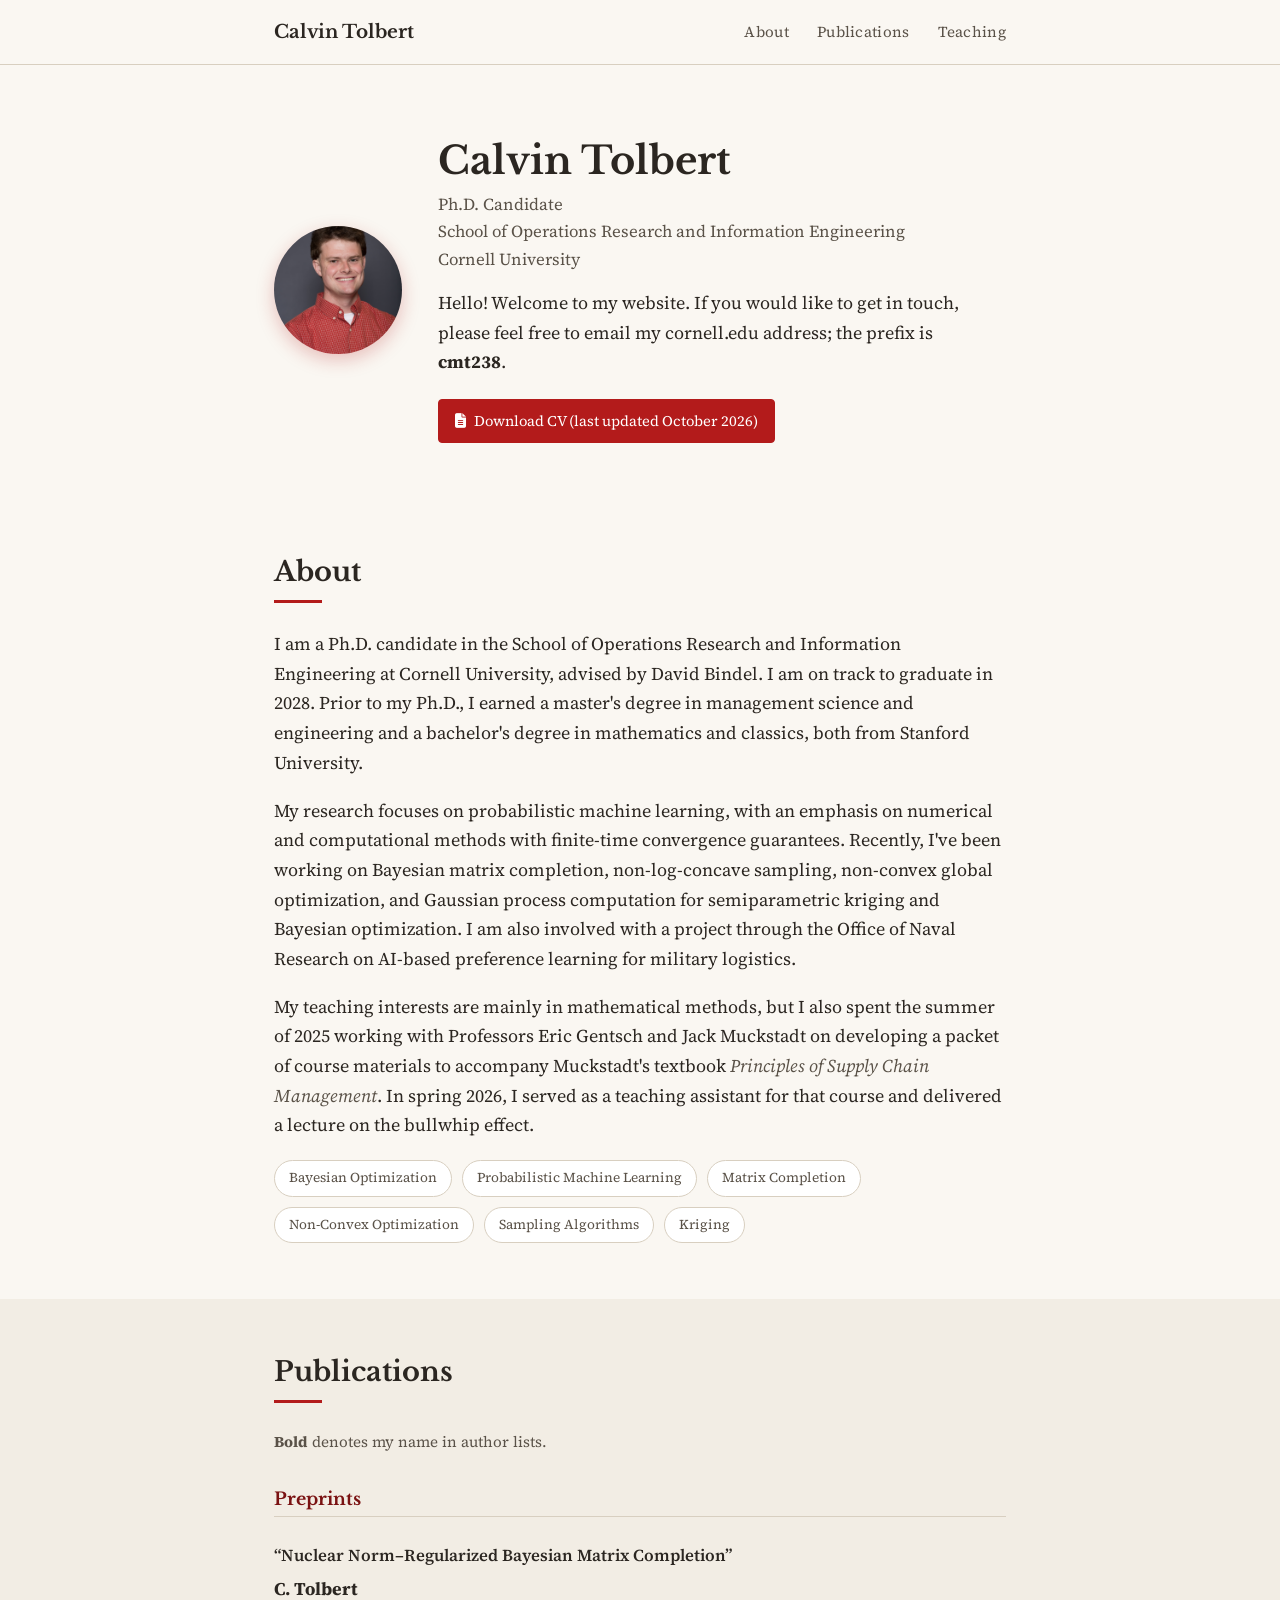
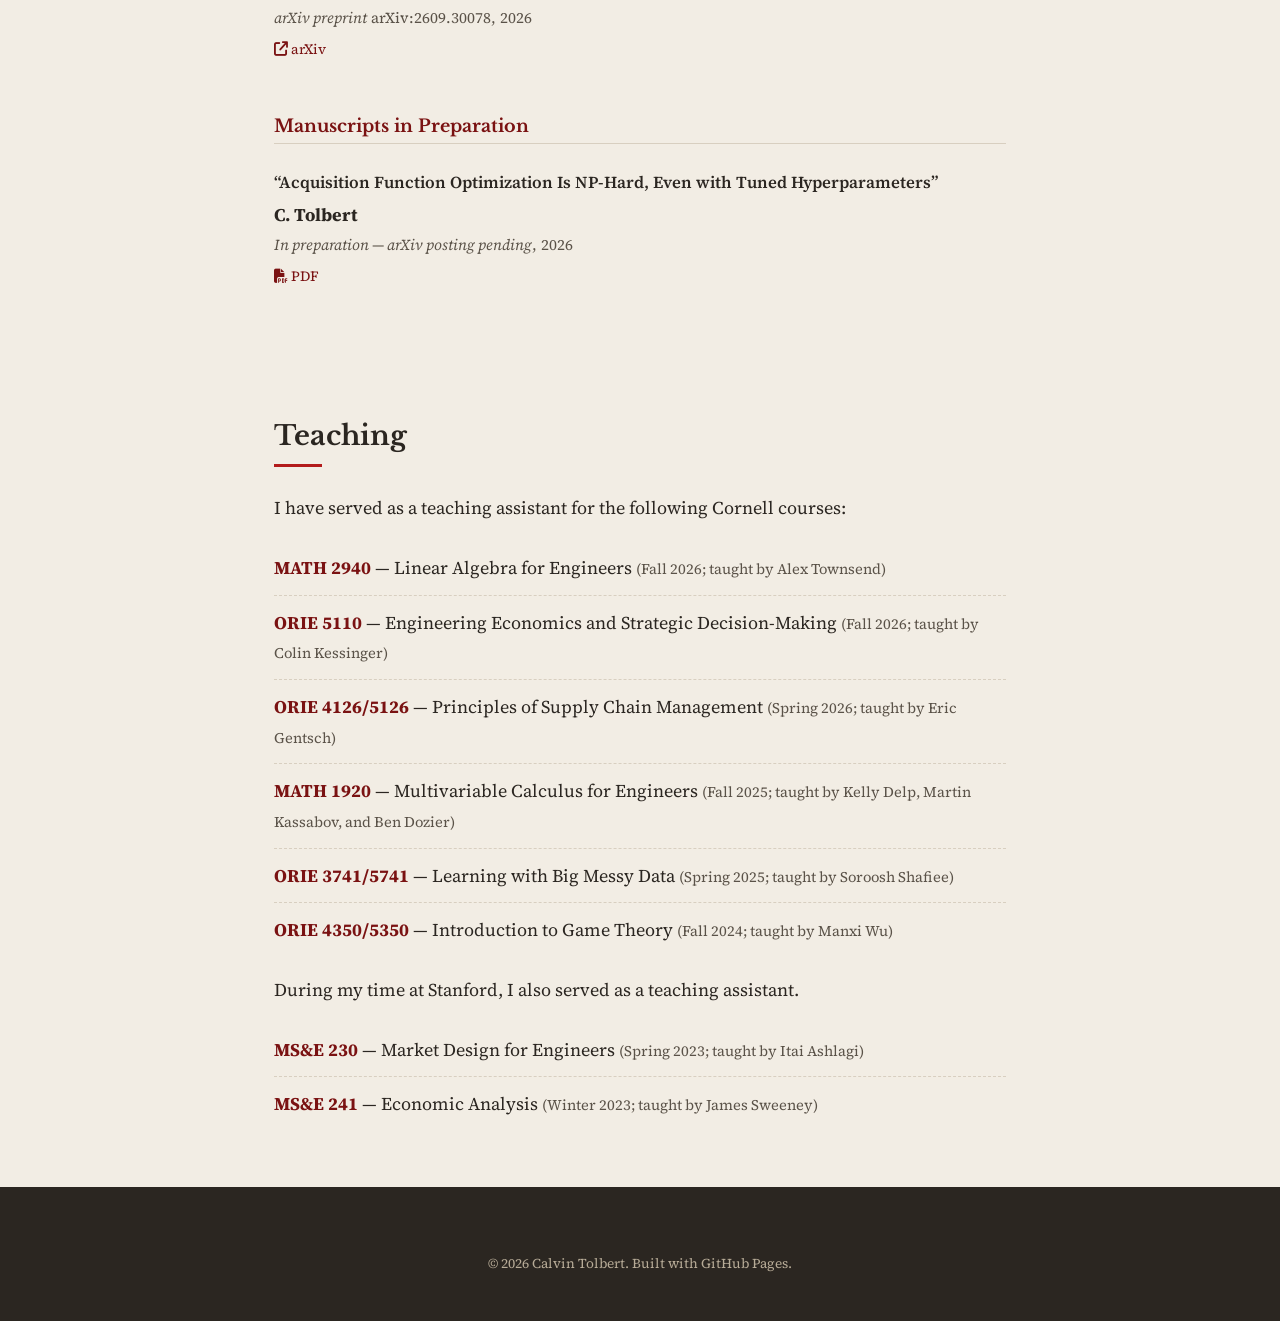
<file: index.html>
<!DOCTYPE html>
<html lang="en">
<head>
<meta charset="UTF-8">
<meta name="viewport" content="width=device-width, initial-scale=1.0">
<title>Calvin Tolbert</title>
<meta name="description" content="Personal academic website of Calvin Tolbert, Cornell ORIE. Research, publications, and CV.">

<!-- Fonts -->
<link rel="preconnect" href="https://fonts.googleapis.com">
<link rel="preconnect" href="https://fonts.gstatic.com" crossorigin>
<link href="https://fonts.googleapis.com/css2?family=Source+Serif+4:ital,wght@0,400;0,600;1,400&family=Libre+Baskerville:ital,wght@0,400;0,700;1,400&display=swap" rel="stylesheet">

<!-- Icons -->
<link rel="stylesheet" href="https://cdnjs.cloudflare.com/ajax/libs/font-awesome/6.5.2/css/all.min.css" integrity="sha512-SnH5WK+bZxgPHs44uWIX+LLJAJ9/2PkPKZ5QiAj6Ta86w+fsb2TkcmfRyVX3pBnMFcV7oQPJkl9QevSCWr3W6A==" crossorigin="anonymous" referrerpolicy="no-referrer">

<link rel="stylesheet" href="style.css">
</head>
<body>

<header class="site-header">
  <div class="wrap header-inner">
    <a class="brand" href="#top">Calvin Tolbert</a>
    <button class="nav-toggle" id="navToggle" aria-label="Toggle navigation" aria-expanded="false">
      <span></span><span></span><span></span>
    </button>
    <nav id="siteNav">
      <a href="#about">About</a>
      <a href="#publications">Publications</a>
      <a href="#teaching">Teaching</a>
    </nav>
  </div>
</header>

<main>

  <!-- ================= HERO ================= -->
  <section class="hero" id="top">
    <div class="wrap hero-inner">
      <img class="avatar" src="assets/img/Calvin%204.jpg" alt="Photo of Calvin Tolbert">
      <div class="hero-text">
        <h1>Calvin Tolbert</h1>
        <p class="role">Ph.D. Candidate<br>School of Operations Research and Information Engineering<br>Cornell University</p>
        <p class="tagline">Hello! Welcome to my website. If you would like to get in touch, please feel free to email my cornell.edu address; the prefix is <strong>cmt238</strong>. </p>
        <div class="hero-links">
          <a href="cv/Tolbert%20CV%2010-2026.pdf" class="btn btn-primary"><i class="fa-solid fa-file-lines"></i> Download CV (last updated October 2026) </a>
        </div>
      </div>
    </div>
  </section>

  <!-- ================= ABOUT ================= -->
  <section id="about" class="section">
    <div class="wrap">
      <h2>About</h2>
      <div class="rule"></div>
      <p>
        I am a Ph.D. candidate in the School of Operations Research and Information Engineering at Cornell
        University, advised by David Bindel. I am on track to graduate in 2028. Prior to my Ph.D., I earned
        a master's degree in management science and engineering and a bachelor's degree in mathematics and
        classics, both from Stanford University.
      </p>
      <p>
        My research focuses on probabilistic machine learning, with an emphasis on numerical and
        computational methods with finite-time convergence guarantees. Recently, I've been working on
        Bayesian matrix completion, non-log-concave sampling, non-convex global optimization, and Gaussian
        process computation for semiparametric kriging and Bayesian optimization. I am also involved with a
        project through the Office of Naval Research on AI-based preference learning for military logistics.
      </p>
      <p>
        My teaching interests are mainly in mathematical methods, but I also spent the summer of 2025
        working with Professors Eric Gentsch and Jack Muckstadt on developing a packet of course materials
        to accompany Muckstadt's textbook <em>Principles of Supply Chain Management</em>. In spring 2026, I
        served as a teaching assistant for that course and delivered a lecture on the bullwhip effect.
      </p>

      <div class="interests">
        <span class="tag">Bayesian Optimization</span>
        <span class="tag">Probabilistic Machine Learning</span>
        <span class="tag">Matrix Completion</span>
        <span class="tag">Non-Convex Optimization</span>
        <span class="tag">Sampling Algorithms</span>
        <span class="tag">Kriging</span>
      </div>
    </div>
  </section>

  <!-- ================= PUBLICATIONS ================= -->
  <section id="publications" class="section alt">
    <div class="wrap">
      <h2>Publications</h2>
      <div class="rule"></div>
      <p class="section-note"><strong>Bold</strong> denotes my name in author lists.</p>

      <h3 class="pub-group">Preprints</h3>
      <ul class="pub-list">
        <li class="pub-item">
          <p class="pub-title">&ldquo;Nuclear Norm&#8211;Regularized Bayesian Matrix Completion&rdquo;</p>
          <p class="pub-authors"><strong>C. Tolbert</strong></p>
          <p class="pub-venue"><em>arXiv preprint</em> arXiv:2609.30078, 2026</p>
          <p class="pub-links"><a href="https://arxiv.org/abs/2609.30078"><i class="fa-solid fa-arrow-up-right-from-square"></i> arXiv</a></p>
        </li>
      </ul>

      <h3 class="pub-group">Manuscripts in Preparation</h3>
      <ul class="pub-list">
        <li class="pub-item">
          <p class="pub-title">&ldquo;Acquisition Function Optimization Is NP-Hard, Even with Tuned Hyperparameters&rdquo;</p>
          <p class="pub-authors"><strong>C. Tolbert</strong></p>
          <p class="pub-venue"><em>In preparation — arXiv posting pending</em>, 2026</p>
          <p class="pub-links"><a href="papers/NP-hard_25_Oct.pdf"><i class="fa-solid fa-file-pdf"></i> PDF</a></p>
        </li>
      </ul>
    </div>
  </section>

  <!-- ================= TEACHING ================= -->
  <section id="teaching" class="section alt">
    <div class="wrap">
      <h2>Teaching</h2>
      <div class="rule"></div>
      <p>I have served as a teaching assistant for the following Cornell courses:</p>
      <ul class="teaching-list">
        <li><span class="course-code">MATH 2940</span> — <span class="course-name">Linear Algebra for Engineers</span> <span class="course-role">(Fall 2026; taught by Alex Townsend)</span></li>
        <li><span class="course-code">ORIE 5110</span> — <span class="course-name">Engineering Economics and Strategic Decision-Making</span> <span class="course-role">(Fall 2026; taught by Colin Kessinger)</span></li>
        <li><span class="course-code">ORIE 4126/5126</span> — <span class="course-name">Principles of Supply Chain Management</span> <span class="course-role">(Spring 2026; taught by Eric Gentsch)</span></li>
        <li><span class="course-code">MATH 1920</span> — <span class="course-name">Multivariable Calculus for Engineers</span> <span class="course-role">(Fall 2025; taught by Kelly Delp, Martin Kassabov, and Ben Dozier)</span></li>
        <li><span class="course-code">ORIE 3741/5741</span> — <span class="course-name">Learning with Big Messy Data</span> <span class="course-role">(Spring 2025; taught by Soroosh Shafiee)</span></li>
        <li><span class="course-code">ORIE 4350/5350</span> — <span class="course-name">Introduction to Game Theory</span> <span class="course-role">(Fall 2024; taught by Manxi Wu)</span></li>
      </ul>
      <p>During my time at Stanford, I also served as a teaching assistant.</p>
      <ul class="teaching-list">
        <li><span class="course-code">MS&amp;E 230</span> — <span class="course-name">Market Design for Engineers</span> <span class="course-role">(Spring 2023; taught by Itai Ashlagi)</span></li>
        <li><span class="course-code">MS&amp;E 241</span> — <span class="course-name">Economic Analysis</span> <span class="course-role">(Winter 2023; taught by James Sweeney)</span></li>
      </ul>
    </div>
  </section>

</main>

<!-- ================= CONTACT / FOOTER ================= -->
<footer id="contact">
  <div class="wrap footer-inner">
    <p class="copyright">&copy; <span id="year"></span> Calvin Tolbert. Built with GitHub Pages.</p>
  </div>
</footer>

<script>
  document.getElementById('year').textContent = new Date().getFullYear();
  const toggle = document.getElementById('navToggle');
  const nav = document.getElementById('siteNav');
  toggle.addEventListener('click', () => {
    const open = nav.classList.toggle('open');
    toggle.setAttribute('aria-expanded', open);
  });
  document.querySelectorAll('#siteNav a').forEach(link => {
    link.addEventListener('click', () => nav.classList.remove('open'));
  });
</script>

</body>
</html>
</file>
<file: style.css>
/* ============================================================
   Academic personal site — classic serif / CV style
   Swap the CSS variables below to change the whole color scheme.
   Default accent is Cornell carnelian (#B31B1B) — change freely.
   ============================================================ */

:root {
  --bg: #faf7f2;
  --bg-alt: #f2ede4;
  --ink: #2b2621;
  --ink-soft: #5a5248;
  --accent: #b31b1b;
  --accent-ink: #7a1212;
  --rule: #d8cfc0;
  --card-bg: #ffffff;
  --serif-display: "Libre Baskerville", "Source Serif 4", Georgia, serif;
  --serif-body: "Source Serif 4", Georgia, "Times New Roman", serif;
  --max-width: 780px;
}

* { box-sizing: border-box; }

html {
  scroll-behavior: smooth;
}

body {
  margin: 0;
  background: var(--bg);
  color: var(--ink);
  font-family: var(--serif-body);
  font-size: 18px;
  line-height: 1.65;
  -webkit-font-smoothing: antialiased;
}

.wrap {
  max-width: var(--max-width);
  margin: 0 auto;
  padding: 0 24px;
}

h1, h2, h3 {
  font-family: var(--serif-display);
  font-weight: 700;
  line-height: 1.25;
  margin: 0 0 0.4em;
}

a {
  color: var(--accent-ink);
  text-decoration: none;
  border-bottom: 1px solid transparent;
  transition: border-color 0.15s ease, color 0.15s ease;
}

a:hover {
  border-bottom-color: currentColor;
}

em {
  font-style: italic;
  color: var(--ink-soft);
}

/* ---------------- Header / Nav ---------------- */

.site-header {
  position: sticky;
  top: 0;
  z-index: 20;
  background: rgba(250, 247, 242, 0.92);
  backdrop-filter: saturate(180%) blur(6px);
  border-bottom: 1px solid var(--rule);
}

.header-inner {
  display: flex;
  align-items: center;
  justify-content: space-between;
  height: 64px;
}

.brand {
  font-family: var(--serif-display);
  font-weight: 700;
  font-size: 1.15rem;
  color: var(--ink);
  border-bottom: none;
}

#siteNav {
  display: flex;
  gap: 28px;
}

#siteNav a {
  color: var(--ink-soft);
  font-size: 0.95rem;
  letter-spacing: 0.02em;
}

#siteNav a:hover {
  color: var(--accent-ink);
}

.nav-toggle {
  display: none;
  flex-direction: column;
  justify-content: center;
  gap: 5px;
  width: 32px;
  height: 32px;
  background: none;
  border: none;
  cursor: pointer;
  padding: 0;
}

.nav-toggle span {
  display: block;
  height: 2px;
  width: 100%;
  background: var(--ink);
}

/* ---------------- Hero ---------------- */

.hero {
  padding: 72px 0 56px;
}

.hero-inner {
  display: flex;
  align-items: center;
  gap: 36px;
}

.avatar {
  flex: none;
  width: 128px;
  height: 128px;
  border-radius: 50%;
  background: var(--accent);
  color: #fff;
  font-family: var(--serif-display);
  font-size: 2.4rem;
  display: flex;
  align-items: center;
  justify-content: center;
  box-shadow: 0 6px 18px rgba(179, 27, 27, 0.25);
  object-fit: cover;
}

.hero-text h1 {
  font-size: 2.4rem;
  margin-bottom: 0.15em;
}

.role {
  margin: 0 0 14px;
  color: var(--ink-soft);
  font-size: 1.05rem;
}

.tagline {
  margin: 0 0 22px;
  max-width: 60ch;
}

.hero-links {
  display: flex;
  flex-wrap: wrap;
  gap: 10px;
}

/* ---------------- Buttons ---------------- */

.btn {
  display: inline-flex;
  align-items: center;
  gap: 8px;
  padding: 9px 16px;
  border-radius: 4px;
  border: 1px solid var(--rule);
  background: var(--card-bg);
  color: var(--ink);
  font-family: var(--serif-body);
  font-size: 0.92rem;
}

.btn:hover {
  border-color: var(--accent);
  color: var(--accent-ink);
}

.btn-primary {
  background: var(--accent);
  border-color: var(--accent);
  color: #fff;
}

.btn-primary:hover {
  background: var(--accent-ink);
  border-color: var(--accent-ink);
  color: #fff;
}

/* ---------------- Sections ---------------- */

.section {
  padding: 56px 0;
}

.section.alt {
  background: var(--bg-alt);
}

.section h2 {
  font-size: 1.7rem;
}

.rule {
  width: 48px;
  height: 3px;
  background: var(--accent);
  margin: 0 0 26px;
}

.section-note {
  color: var(--ink-soft);
  font-size: 0.95rem;
}

/* Research interest tags */

.interests {
  display: flex;
  flex-wrap: wrap;
  gap: 10px;
  margin-top: 20px;
}

.tag {
  font-family: var(--serif-body);
  font-size: 0.85rem;
  padding: 6px 14px;
  border: 1px solid var(--rule);
  border-radius: 999px;
  color: var(--ink-soft);
  background: var(--card-bg);
}

/* ---------------- Publications ---------------- */

.pub-group {
  margin-top: 34px;
  font-size: 1.1rem;
  color: var(--accent-ink);
  border-bottom: 1px solid var(--rule);
  padding-bottom: 6px;
}

.pub-list {
  list-style: none;
  margin: 0;
  padding: 0;
}

.pub-item {
  padding: 18px 0;
  border-bottom: 1px dashed var(--rule);
}

.pub-item:last-child {
  border-bottom: none;
}

.pub-title {
  margin: 0 0 4px;
  font-weight: 600;
  font-size: 1.05rem;
}

.pub-authors {
  margin: 0 0 2px;
  color: var(--ink);
}

.pub-venue {
  margin: 0 0 8px;
  color: var(--ink-soft);
  font-size: 0.95rem;
}

.pub-links {
  margin: 0;
  display: flex;
  gap: 16px;
  font-size: 0.88rem;
}

.pub-links a {
  color: var(--accent-ink);
}

/* ---------------- Teaching ---------------- */

.teaching-list {
  list-style: none;
  margin: 0;
  padding: 0;
}

.teaching-list li {
  padding: 12px 0;
  border-bottom: 1px dashed var(--rule);
}

.teaching-list li:last-child {
  border-bottom: none;
}

.course-code {
  font-weight: 700;
  color: var(--accent-ink);
}

.course-role {
  color: var(--ink-soft);
  font-size: 0.92rem;
}

/* ---------------- Footer ---------------- */

#contact {
  background: var(--ink);
  color: #eee6da;
  padding: 48px 0 32px;
  text-align: center;
}

.footer-lead {
  font-family: var(--serif-display);
  font-size: 1.3rem;
  margin: 0 0 8px;
}

.footer-email a {
  color: #f2ede4;
  font-size: 1.05rem;
}

.social-links {
  display: flex;
  justify-content: center;
  gap: 22px;
  margin: 22px 0;
  font-size: 1.3rem;
}

.social-links a {
  color: #eee6da;
  border-bottom: none;
}

.social-links a:hover {
  color: var(--accent);
}

.copyright {
  color: #b7ab97;
  font-size: 0.85rem;
  margin-top: 18px;
}

/* ---------------- Responsive ---------------- */

@media (max-width: 720px) {
  .nav-toggle {
    display: flex;
  }

  #siteNav {
    position: absolute;
    top: 64px;
    left: 0;
    right: 0;
    background: var(--bg);
    border-bottom: 1px solid var(--rule);
    flex-direction: column;
    gap: 0;
    max-height: 0;
    overflow: hidden;
    transition: max-height 0.2s ease;
  }

  #siteNav.open {
    max-height: 300px;
  }

  #siteNav a {
    padding: 14px 24px;
    border-bottom: 1px solid var(--rule);
  }

  .hero-inner {
    flex-direction: column;
    text-align: center;
  }

  .hero-links {
    justify-content: center;
  }

  .tagline {
    max-width: none;
  }
}
</file>
